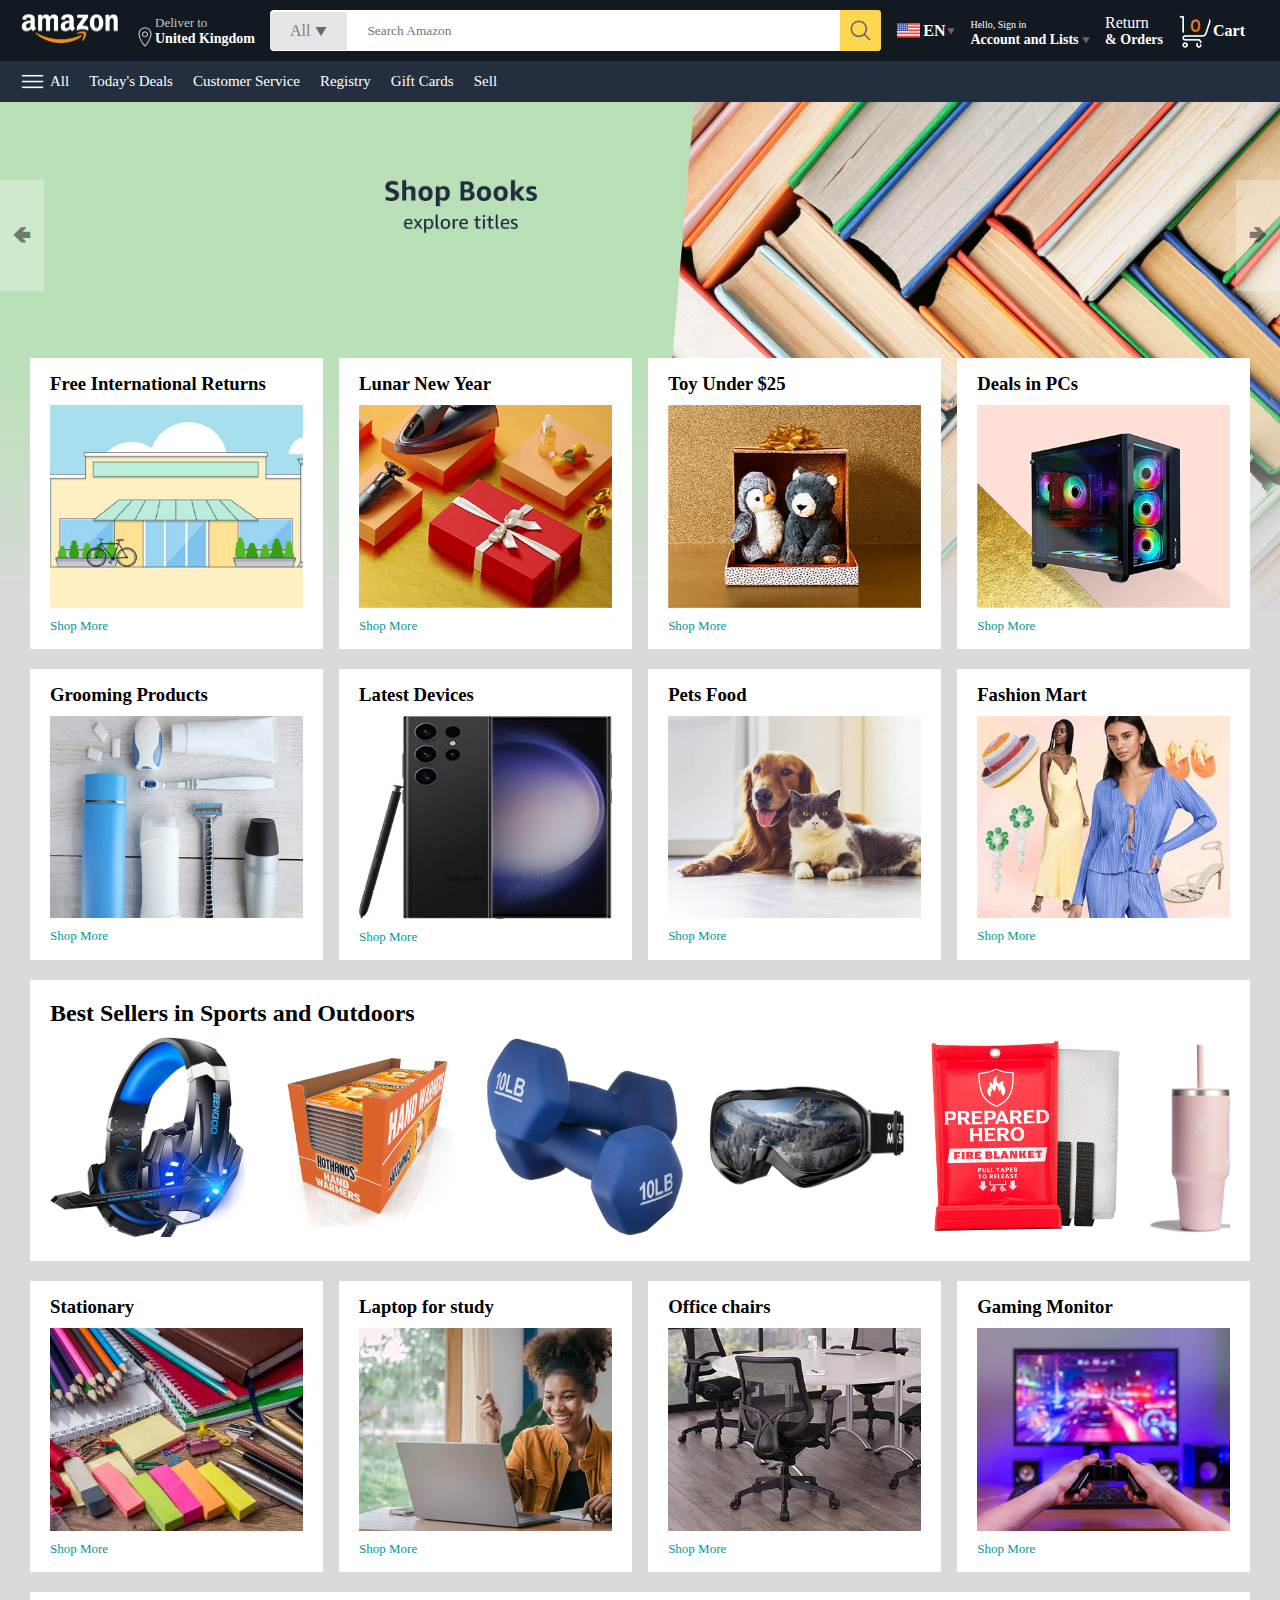
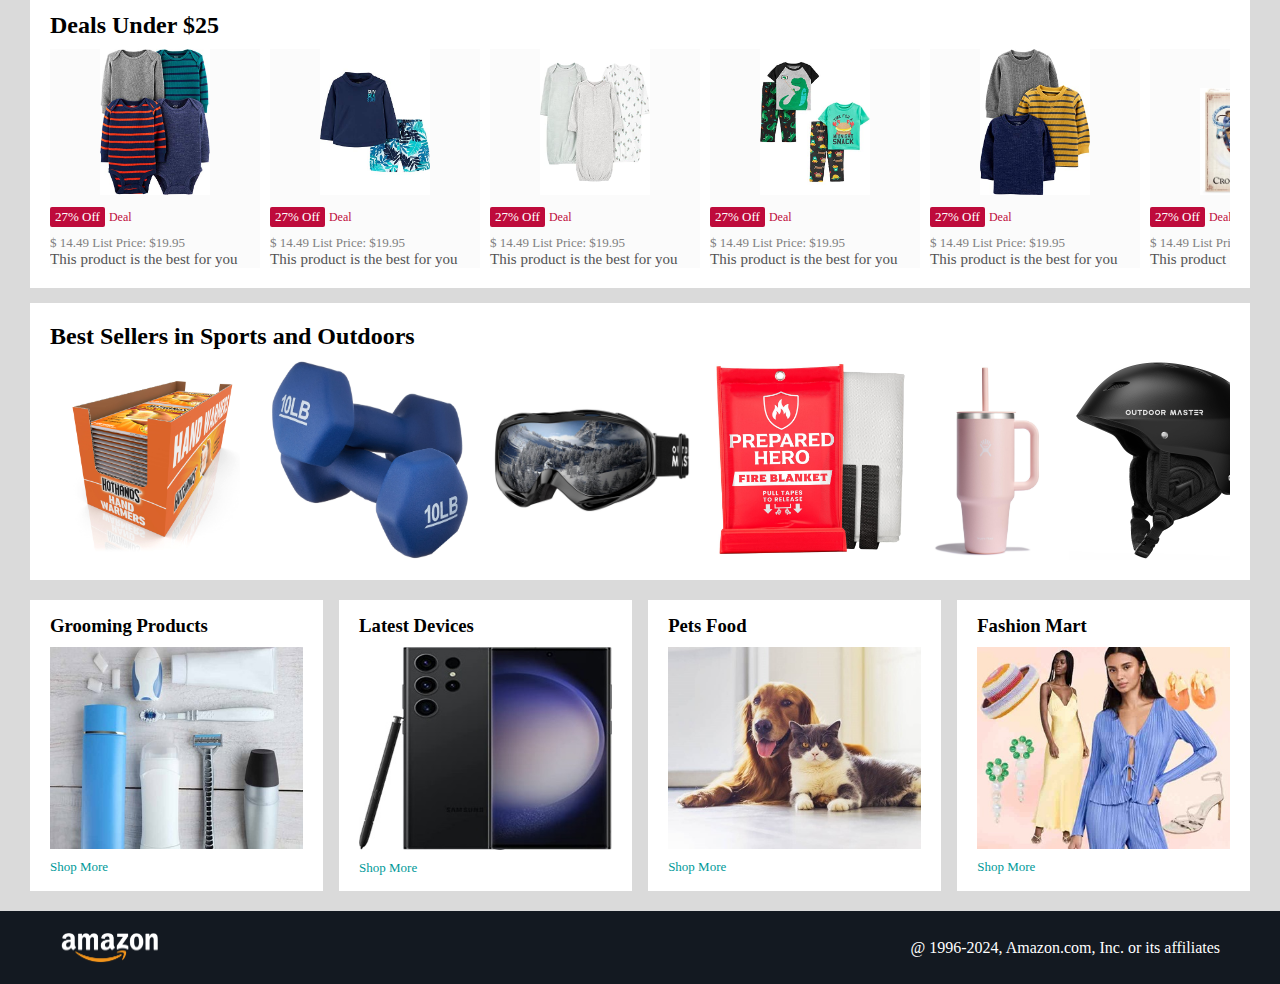
<file: index.html>
<!DOCTYPE html>
<html lang="en">
<head>
    <meta charset="UTF-8">
    <meta name="viewport" content="width=device-width, initial-scale=1.0">
    <title>Amazon Clone</title>
    <link rel="stylesheet" href="style.css">
</head>
<body>
   <nav>
    <a href="/">
    <img src="./assets/amazon_logo.png" width="100"alt="">
    </a>
    <div class="nav-country">
        <img src="./assets/location_icon.png" height="20" alt="">
<div>
    <p>Deliver to</p>
    <h1>United Kingdom</h1>
</div>
</div>
<div class="nav-search">
    <div class="nav-search-category">
        <p>All</p>
        <img src="./assets/dropdown_icon.png" height="12" alt="">
    </div>
    <input type="text" class="nav-search-input" placeholder="Search Amazon">
    <img src="./assets/search_icon.png" class="nav-search-icon" alt="">
</div>
<div class="nav-language">
    <img src="./assets/us_flag.png" width="25px" alt="">
    <p>EN</p>
    <img src="./assets/dropdown_icon.png" width="8px" alt="">
</div>

<div class="nav-text">
    <P> <a href="/signin.html">Hello, Sign in</a></P>
    <h1>Account and Lists <img src="./assets/dropdown_icon.png"  width="8px"></h1>
</div>
<div class="nav-text">
    <P>Return</P>
    <h1>& Orders </h1>
</div>
<a href="/signin.html" class="mobile-user-icon" style="display: none;">
    <img src="./assets/user.png" alt="">
</a>
<a href="./cart.html" class="nav-cart">
    <img src="./assets/cart_icon.png" width="35px" alt="">
    <h4>Cart</h4>
</a>
   </nav> 
<div class="nav-bottom">
    <div>
        <img src="./assets/menu_icon.png" width="25px" alt="">
        <p>All</p>
    </div>
    <p>Today's Deals</p>
    <p>Customer Service</p>  
    <p>Registry</p>
    <p>Gift Cards</p>
    <p>Sell</p>
</div>
<div class="header-slider">
    <a href="#" class="control_prev"> &#129144</a>
    <a href="#" class="control_next"> &#129146</a>
    <ul>
      
        <img src="./assets/header1.jpg" class="header-img" alt="">
        <img src="./assets/header2.jpg" class="header-img" alt="">
        <img src="./assets/header3.jpg" class="header-img" alt="">
        <img src="./assets/header4.jpg" class="header-img" alt="">
        <img src="./assets/header5.jpg" class="header-img" alt="">
        <img src="./assets/header6.jpg" class="header-img" alt="">
    </ul>
</div>
<div class="box-row header-box">
    <div class="box-col">
        <h3>Free International Returns </h3>
        <img src="./assets/box1-1.jpg" alt="">
        <a href="/">Shop More</a>
    </div>
    <div class="box-col">
        <h3>Lunar New Year </h3>
        <img src="./assets/box1-2.jpg" alt="">
        <a href="/">Shop More</a>
    </div>
    <div class="box-col">
        <h3>Toy Under $25 </h3>
        <img src="./assets/box1-3.jpg" alt="">
        <a href="/">Shop More</a>
    </div>
<div class="box-col">
    <h3>Deals in PCs</h3>
    <img src="./assets/box1-4.jpg" alt="">
    <a href="/">Shop More</a>
</div>
</div>
<div class="box-row">
    <div class="box-col">
        <h3>Grooming Products </h3>
        <img src="./assets/box2-1.jpg" alt="">
        <a href="/">Shop More</a>
    </div>
    <div class="box-col">
        <h3>Latest Devices </h3>
        <img src="./assets/box2-2.jpg" alt="">
        <a href="/">Shop More</a>
    </div>
    <div class="box-col">
        <h3>Pets Food</h3>
        <img src="./assets/box2-3.jpg" alt="">
        <a href="/">Shop More</a>
    </div>
<div class="box-col">
    <h3>Fashion Mart</h3>
    <img src="./assets/box2-4.jpg" alt="">
    <a href="/">Shop More</a>
</div>
</div>
<div class="products-slider">
    <h2>Best Sellers in Sports and Outdoors</h2>
    <div class="products">
        <a href="/product.html">
            <img src="./assets/product_img.jpg" alt="">

        </a>
       
        <img src="./assets/product1-1.jpg" alt="">
        <img src="./assets/product1-2.jpg" alt="">
        <img src="./assets/product1-3.jpg" alt="">
        <img src="./assets/product1-4.jpg" alt="">
        <img src="./assets/product1-5.jpg" alt="">
        <img src="./assets/product1-6.jpg" alt="">
        <img src="./assets/product1-7.jpg" alt="">
        <img src="./assets/product1-8.jpg" alt="">
        <img src="./assets/product1-9.jpg" alt="">
        <img src="./assets/product1-10.jpg" alt="">

    </div>
</div>
<div class="box-row">
    <div class="box-col">
        <h3>Stationary</h3>
        <img src="./assets/box3-1.jpg" alt="">
        <a href="/">Shop More</a>
    </div>
    <div class="box-col">
        <h3>Laptop for study </h3>
        <img src="./assets/box3-2.jpg" alt="">
        <a href="/">Shop More</a>
    </div>
    <div class="box-col">
        <h3>Office chairs</h3>
        <img src="./assets/box3-3.jpg" alt="">
        <a href="/">Shop More</a>
    </div>
<div class="box-col">
    <h3>Gaming Monitor</h3>
    <img src="./assets/box3-4.jpg" alt="">
    <a href="/">Shop More</a>
</div>
</div>


<div class="product-slider-with-price">
    <h2>Deals Under $25</h2>
    <div class="products">
        <div class="products-card">
            <div class="product-img-container">
                <img src="./assets/product2-1.jpg" alt="">
            </div>
            <div class="product-offer">
                <p>27% Off</p> <span>Deal</span>
            </div>
            <p class="product-price">$ <span>14.49</span> List Price: $19.95</p>
           <h4>This product is the best for you</h4>
        </div>
        <div class="products-card">
            <div class="product-img-container">
                <img src="./assets/product2-2.jpg" alt="">
            </div>
            <div class="product-offer">
                <p>27% Off</p> <span>Deal</span>
            </div>
            <p class="product-price">$ <span>14.49</span> List Price: $19.95</p>
           <h4>This product is the best for you</h4>
        </div>
        <div class="products-card">
            <div class="product-img-container">
                <img src="./assets/product2-3.jpg" alt="">
            </div>
            <div class="product-offer">
                <p>27% Off</p> <span>Deal</span>
            </div>
            <p class="product-price">$ <span>14.49</span> List Price: $19.95</p>
           <h4>This product is the best for you</h4>
        </div>
        <div class="products-card">
            <div class="product-img-container">
                <img src="./assets/product2-4.jpg" alt="">
            </div>
            <div class="product-offer">
                <p>27% Off</p> <span>Deal</span>
            </div>
            <p class="product-price">$ <span>14.49</span> List Price: $19.95</p>
           <h4>This product is the best for you</h4>
        </div>
        <div class="products-card">
            <div class="product-img-container">
                <img src="./assets/product2-5.jpg" alt="">
            </div>
            <div class="product-offer">
                <p>27% Off</p> <span>Deal</span>
            </div>
            <p class="product-price">$ <span>14.49</span> List Price: $19.95</p>
           <h4>This product is the best for you</h4>
        </div>
        <div class="products-card">
            <div class="product-img-container">
                <img src="./assets/product2-6.jpg" alt="">
            </div>
            <div class="product-offer">
                <p>27% Off</p> <span>Deal</span>
            </div>
            <p class="product-price">$ <span>14.49</span> List Price: $19.95</p>
           <h4>This product is the best for you</h4>
        </div>
        <div class="products-card">
            <div class="product-img-container">
                <img src="./assets/product2-7.jpg" alt="">
            </div>
            <div class="product-offer">
                <p>27% Off</p> <span>Deal</span>
            </div>
            <p class="product-price">$ <span>14.49</span> List Price: $19.95</p>
           <h4>This product is the best for you</h4>
        </div>
        <div class="products-card">
            <div class="product-img-container">
                <img src="./assets/product2-8.jpg" alt="">
            </div>
            <div class="product-offer">
                <p>27% Off</p> <span>Deal</span>
            </div>
            <p class="product-price">$ <span>14.49</span> List Price: $19.95</p>
           <h4>This product is the best for you</h4>
        </div>
        <div class="products-card">
            <div class="product-img-container">
                <img src="./assets/product2-9.jpg" alt="">
            </div>
            <div class="product-offer">
                <p>27% Off</p> <span>Deal</span>
            </div>
            <p class="product-price">$ <span>14.49</span> List Price: $19.95</p>
           <h4>This product is the best for you</h4>
        </div>
        <div class="products-card">
            <div class="product-img-container">
                <img src="./assets/product2-10.jpg" alt="">
            </div>
            <div class="product-offer">
                <p>27% Off</p> <span>Deal</span>
            </div>
            <p class="product-price">$ <span>14.49</span> List Price: $19.95</p>
           <h4>This product is the best for you</h4>
        </div>
        <div class="products-card">
            <div class="product-img-container">
                <img src="./assets/product2-11.jpg" alt="">
            </div>
            <div class="product-offer">
                <p>27% Off</p> <span>Deal</span>
            </div>
            <p class="product-price">$ <span>14.49</span> List Price: $19.95</p>
           <h4>This product is the best for you</h4>
        </div>
       



    </div>
</div>

<div class="products-slider">
    <h2>Best Sellers in Sports and Outdoors</h2>
    <div class="products">
        <img src="./assets/product1-1.jpg" alt="">
        <img src="./assets/product1-2.jpg" alt="">
        <img src="./assets/product1-3.jpg" alt="">
        <img src="./assets/product1-4.jpg" alt="">
        <img src="./assets/product1-5.jpg" alt="">
        <img src="./assets/product1-6.jpg" alt="">
        <img src="./assets/product1-7.jpg" alt="">
        <img src="./assets/product1-8.jpg" alt="">
        <img src="./assets/product1-9.jpg" alt="">
        <img src="./assets/product1-10.jpg" alt="">

    </div>
</div>



<div class="box-row">
    <div class="box-col">
        <h3>Grooming Products </h3>
        <img src="./assets/box2-1.jpg" alt="">
        <a href="/">Shop More</a>
    </div>
    <div class="box-col">
        <h3>Latest Devices </h3>
        <img src="./assets/box2-2.jpg" alt="">
        <a href="/">Shop More</a>
    </div>
    <div class="box-col">
        <h3>Pets Food</h3>
        <img src="./assets/box2-3.jpg" alt="">
        <a href="/">Shop More</a>
    </div>
<div class="box-col">
    <h3>Fashion Mart</h3>
    <img src="./assets/box2-4.jpg" alt="">
    <a href="/">Shop More</a>
</div>
</div>
<footer>
    <img src="./assets/amazon_logo.png" width="100" alt="">
    <p>@ 1996-2024, Amazon.com, Inc. or its affiliates</p>
</footer>
<script src="script.js"></script>
</body>
</html>
</file>
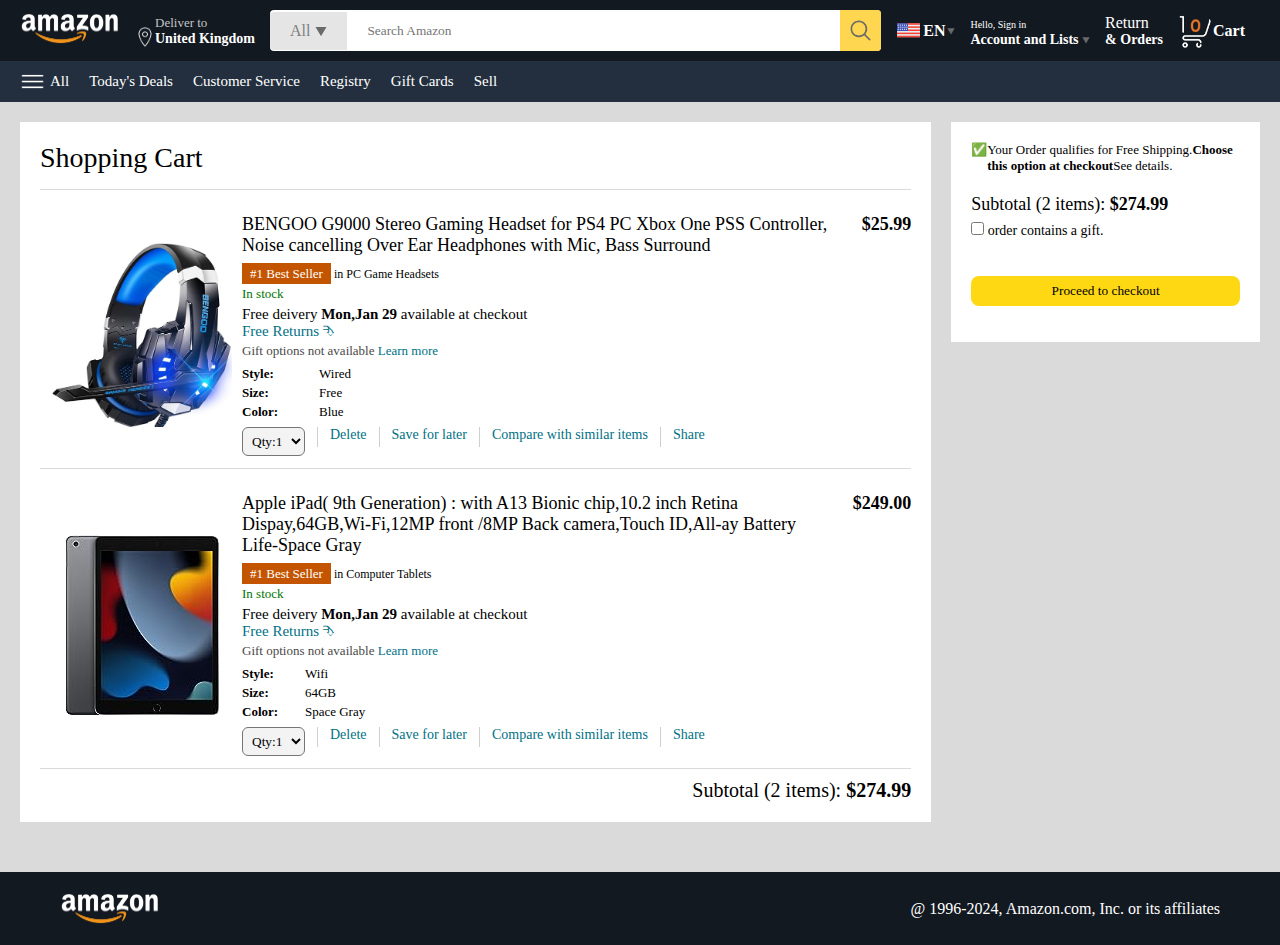
<file: cart.html>
<!DOCTYPE html>
<html lang="en">
<head>
    <meta charset="UTF-8">
    <meta name="viewport" content="width=device-width, initial-scale=1.0">
    <title>Cart</title>
    <link rel="stylesheet" href="style.css">

    <link rel="stylesheet" href="cart.css">
</head>
<body>
    <nav>
        <a href="/">
        <img src="./assets/amazon_logo.png" width="100"alt="">
        </a>
        <div class="nav-country">
            <img src="./assets/location_icon.png" height="20" alt="">
    <div>
        <p>Deliver to</p>
        <h1>United Kingdom</h1>
    </div>
    </div>
    <div class="nav-search">
        <div class="nav-search-category">
            <p>All</p>
            <img src="./assets/dropdown_icon.png" height="12" alt="">
        </div>
        <input type="text" class="nav-search-input" placeholder="Search Amazon">
        <img src="./assets/search_icon.png" class="nav-search-icon" alt="">
    </div>
    <div class="nav-language">
        <img src="./assets/us_flag.png" width="25px" alt="">
        <p>EN</p>
        <img src="./assets/dropdown_icon.png" width="8px" alt="">
    </div>
    
    <div class="nav-text">
        <P> <a href="/signin.html">Hello, Sign in</a></P>
        <h1>Account and Lists <img src="./assets/dropdown_icon.png"  width="8px"></h1>
    </div>
    <div class="nav-text">
        <P>Return</P>
        <h1>& Orders </h1>
    </div>
    <a href="signin.html" class="mobile-user-icon" style="display: none">
        <img src="assets/user.png" alt="">
    </a>
    <a href="" class="nav-cart">
        <img src="./assets/cart_icon.png" width="35px" alt="">
        <h4>Cart</h4>
    </a>
       </nav> 
    <div class="nav-bottom">
        <div>
            <img src="./assets/menu_icon.png" width="25px" alt="">
            <p>All</p>
        </div>
        <p>Today's Deals</p>
        <p>Customer Service</p>  
        <p>Registry</p>
        <p>Gift Cards</p>
        <p>Sell</p>
    </div> 
    <div class="cart">
        <div class="cart-left">
            <h1>
                Shopping Cart
            </h1>
            <hr>
            <div class="product-cart-list">
                <img src="./assets/product_img.jpg" alt="" width="180px">
                <div>
                    <div class="product-cart-titleprice">
                        <p>
                         BENGOO G9000 Stereo Gaming Headset for PS4 PC Xbox One PSS Controller, Noise cancelling Over Ear
                         Headphones with Mic, Bass Surround
                        </p>
                        <p><b>$25.99</b></p>
                    </div>
                    <p class="product-cart-bestseller">
                    <span> #1 Best Seller</span> in PC Game Headsets
                    </p>
                    <p class="product-cart-stock">In stock</p>
                    <p class="product-cart-delivery">Free deivery <b>Mon,Jan 29</b> available at checkout</p>
                    <p class="product-cart-returns">Free Returns &#11191</p>
                    <p class="product-cart-giftoptions">Gift options not available  <span>Learn more</span>
                       </p>
                       <div class="product-cart-specs">
                        <p>
                            <b>Style:</b>
                        </p><p>Wired</p>
                        <p>
                            <b>Size:</b>
                        </p><p>Free</p>
                        <p>
                            <b>Color:</b>
                        </p><p>Blue</p>
                       </div>
                       <div class="cart-list-action">
                        <select>
                            <option value="1">Qty:1</option>
                            <option value="2">Qty:2</option>
                            <option value="3">Qty:3</option>
                            <option value="4">Qty:4</option>
                            <option value="5">Qty:5</option>
                        </select>
                        <hr>
                        <p class="action-btn">Delete</p><hr>
                        <p class="action-btn">Save for later</p><hr>
                        <p class="action-btn">Compare with similar items</p><hr>
                        <p class="action-btn">Share</p>

                       </div>
                </div>
            </div>
            <hr>
        

        <div class="product-cart-list">
            <img src="./assets/ipad_img.jpg" alt="" width="180px">
            <div>
                <div class="product-cart-titleprice">
                    <p>
                        Apple iPad( 9th Generation) : with A13 Bionic chip,10.2
                        inch Retina Dispay,64GB,Wi-Fi,12MP front /8MP Back camera,Touch ID,All-ay Battery Life-Space Gray
                    </p>
                    <p><b>$249.00</b></p>
                </div>
                <p class="product-cart-bestseller">
                <span> #1 Best Seller</span> in Computer Tablets
                </p>
                <p class="product-cart-stock">In stock</p>
                <p class="product-cart-delivery">Free deivery <b>Mon,Jan 29</b> available at checkout</p>
                <p class="product-cart-returns">Free Returns &#11191</p>
                <p class="product-cart-giftoptions">Gift options not available  <span>Learn more</span>
                   </p>
                   <div class="product-cart-specs">
                    <p>
                        <b>Style:</b>
                    </p><p>Wifi</p>
                    <p>
                        <b>Size:</b>
                    </p><p>64GB</p>
                    <p>
                        <b>Color:</b>
                    </p><p>Space Gray</p>
                   </div>
                   <div class="cart-list-action">
                    <select>
                        <option value="1">Qty:1</option>
                        <option value="2">Qty:2</option>
                        <option value="3">Qty:3</option>
                        <option value="4">Qty:4</option>
                        <option value="5">Qty:5</option>
                    </select>
                    <hr>
                    <p class="action-btn">Delete</p><hr>
                    <p class="action-btn">Save for later</p><hr>
                    <p class="action-btn">Compare with similar items</p><hr>
                    <p class="action-btn">Share</p>
                </div>
            </div>
        </div>
            <hr>
            <div class="cart-list-subtotal">
                Subtotal (2 items): <b>
                    $274.99
                </b>
            </div>

        </div>

    <div class="cart-right">
        <div class="cart-free-delivery">
            <p>&#x2705</p>
            <p?>Your Order qualifies for Free Shipping.<b>Choose this option at checkout</b>See details.</p>
        </div>
        <p class="cart-subtotal"> Subtotal (2 items): <b>
            $274.99
        </b></p>
        <p class="cart-right-gift"><input type="checkbox"> order contains a gift.</p>
    
    <button>Proceed to checkout</button>
    </div>
    </div>
    <footer class="footer-cart">
        <img src="./assets/amazon_logo.png" width="100" alt="">
        <p>@ 1996-2024, Amazon.com, Inc. or its affiliates</p>
    </footer>
</body>
</html>
</file>
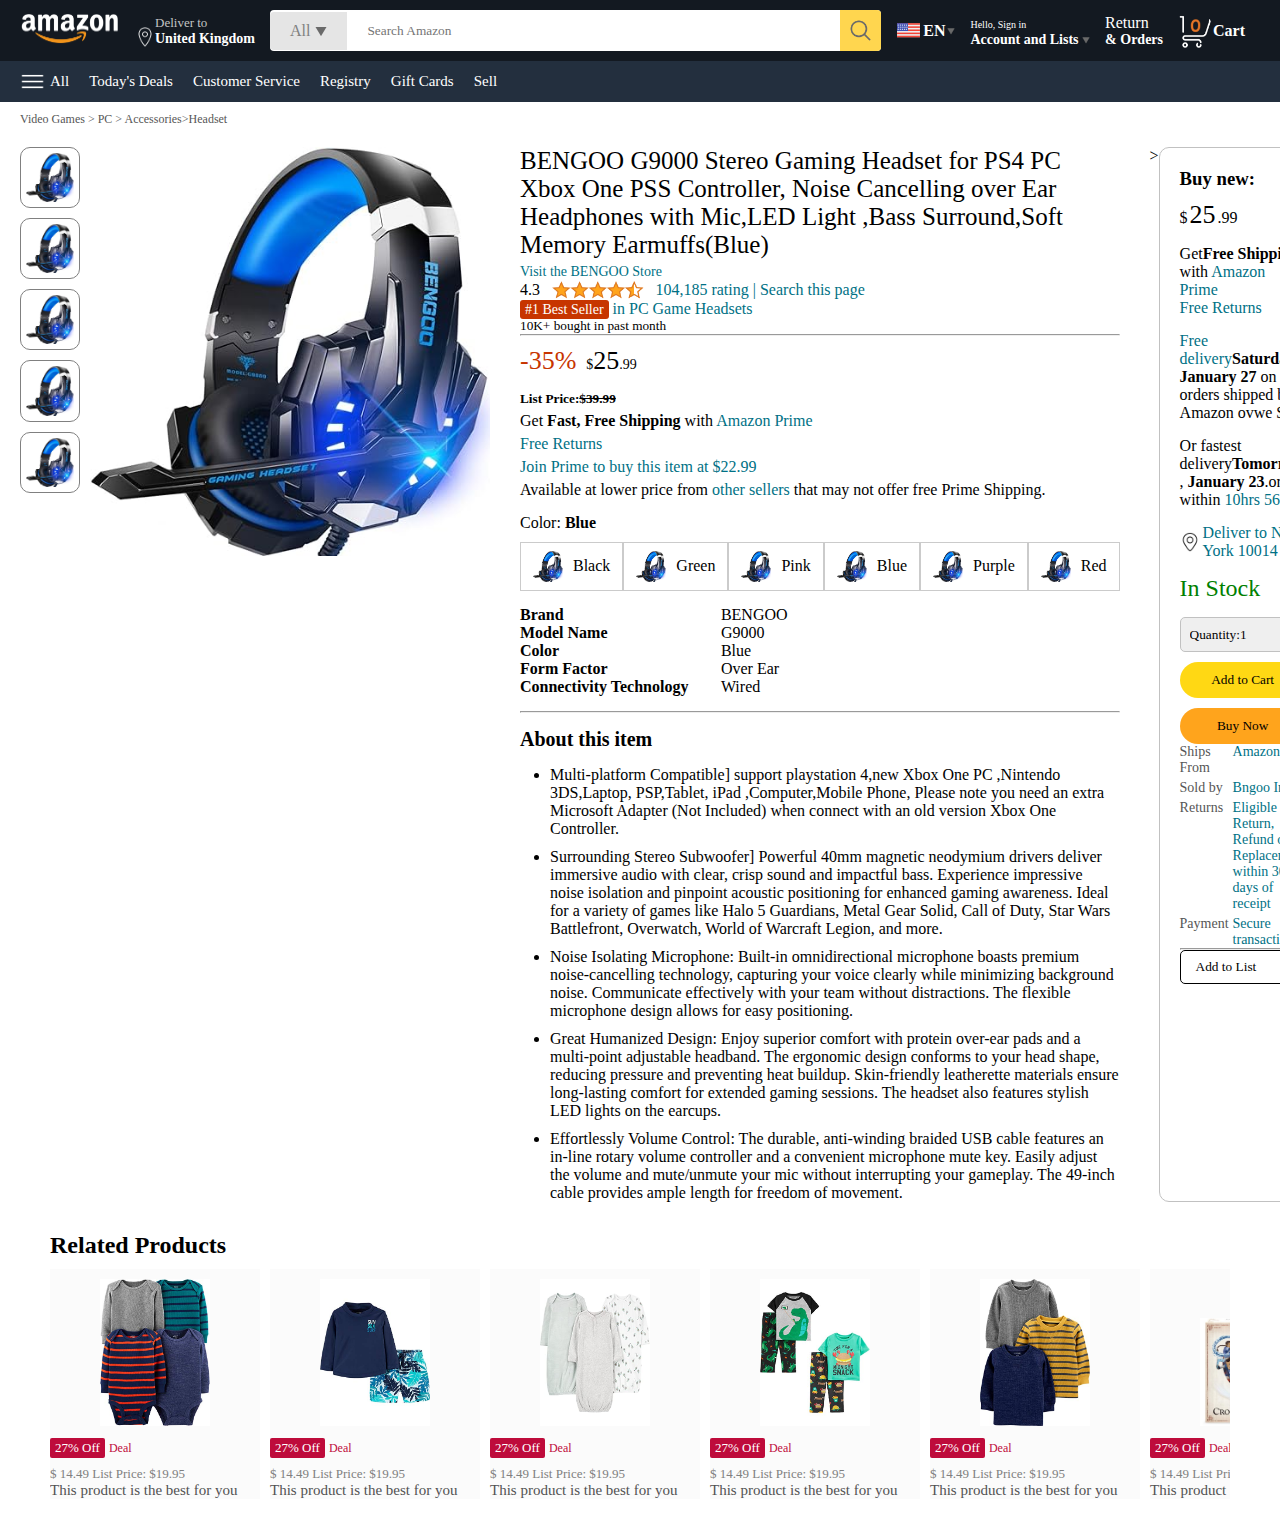
<file: product.html>
<!DOCTYPE html>
<html lang="en">
<head>
    <meta charset="UTF-8">
    <meta name="viewport" content="width=device-width, initial-scale=1.0">
    <title>Product Page</title>
    <link rel="stylesheet" href="style.css">
    <link rel="stylesheet" href="product.css">
</head>
<body>
    <nav>
        <a href="/">
        <img src="./assets/amazon_logo.png" width="100"alt="">
        </a>
        <div class="nav-country">
            <img src="./assets/location_icon.png" height="20" alt="">
    <div>
        <p>Deliver to</p>
        <h1>United Kingdom</h1>
    </div>
    </div>
    <div class="nav-search">
        <div class="nav-search-category">
            <p>All</p>
            <img src="./assets/dropdown_icon.png" height="12" alt="">
        </div>
        <input type="text" class="nav-search-input" placeholder="Search Amazon">
        <img src="./assets/search_icon.png" class="nav-search-icon" alt="">
    </div>
    <div class="nav-language">
        <img src="./assets/us_flag.png" width="25px" alt="">
        <p>EN</p>
        <img src="./assets/dropdown_icon.png" width="8px" alt="">
    </div>
    
    <div class="nav-text">
        <P> <a href="/signin.html">Hello, Sign in</a></P>
        <h1>Account and Lists <img src="./assets/dropdown_icon.png"  width="8px"></h1>
    </div>
    <div class="nav-text">
        <P>Return</P>
        <h1>& Orders </h1>
    </div>
    <a href="./cart.html" class="nav-cart">
        <img src="./assets/cart_icon.png" width="35px" alt="">
        <h4>Cart</h4>
    </a>
       </nav> 
    <div class="nav-bottom">
        <div>
            <img src="./assets/menu_icon.png" width="25px" alt="">
            <p>All</p>
        </div>
        <p>Today's Deals</p>
        <p>Customer Service</p>  
        <p>Registry</p>
        <p>Gift Cards</p>
        <p>Sell</p>
    </div>
    <p class="breadcrum">Video Games > PC > Accessories>Headset</p>
<div class="product-display">
    <div class="producr-d-image">
        <div class="product-icons">
            <img src="./assets/product_img.jpg" alt=""  width="60">
            <img src="./assets/product_img.jpg" alt=""  width="60">
            <img src="./assets/product_img.jpg" alt=""  width="60">
            <img src="./assets/product_img.jpg" alt=""  width="60">
            <img src="./assets/product_img.jpg" alt=""  width="60">

        </div>
        <div class="product-main-image">
            <img src="./assets/product_img.jpg" alt="" width="400">
        </div>
    </div>
        <div class="product-d-details">
<p class="product-title">
    BENGOO G9000 Stereo Gaming Headset for PS4 PC Xbox One PSS Controller, Noise Cancelling over Ear Headphones with Mic,LED Light ,Bass Surround,Soft Memory Earmuffs(Blue)
</p>
<p class="brand-store">Visit the BENGOO Store</p>
<div class="product-rating">
    <div>
        <div>4.3 <img src="./assets/rating_img.png" height="20px" alt=""></div>
        <p>104,185 rating | Search this page</p> 
    </div>
    <p><span>#1 Best Seller</span> in PC Game Headsets</p>
    <h5>10K+ bought in past month</h5>
    <hr>
</div>
<div class="product-d-price">
    <div>
        <p>-35%</p>
        <h1>$<span>25</span>.99</h1>
    </div>
    <h5>List Price:<span>$39.99</span> </h5>
    <p>Get <b>Fast, Free Shipping</b> with <span>Amazon Prime</span></p>
    <p><span>Free Returns</span></p>
    <p><span>Join Prime to buy this item at $22.99</span></p>
    <p>Available at lower price from<span> other sellers </span>that may not offer free Prime Shipping.</p>
</div>
<div class="product-color-selection">
    <p>Color: <b>Blue</b></p>
    <div class="product-color-option">
        <div class="option">
            <img src="./assets/product_img.jpg" alt="" width="30px">
            <p>Black</p>
        </div>
        <div class="option">
            <img src="./assets/product_img.jpg" alt="" width="30px">
            <p>Green</p>
        </div>   <div class="option">  
            <img src="./assets/product_img.jpg" alt="" width="30px">
            <p>Pink</p>
        </div>   <div class="option">
            <img src="./assets/product_img.jpg" alt="" width="30px">
            <p>Blue</p>
        </div>
        <div class="option">
            <img src="./assets/product_img.jpg" alt="" width="30px">
            <p>Purple</p>
        </div>
        <div class="option">
            <img src="./assets/product_img.jpg" alt="" width="30px">
            <p>Red</p>
        </div>
           
    </div>
</div>
<div class="product-info">
    <p><b>Brand</b></p><p>BENGOO</p>
    <p><b>Model Name</b></p><p>G9000</p> 
    <p><b>Color</b></p><p>Blue</p>
    <p><b>Form Factor</b></p><p>Over Ear</p>
    <p><b>Connectivity Technology</b></p><p>Wired</p>
</div>
<hr>
<div class="product-description">
    <h1>About this item</h1>
    <ul>
        <li>
            Multi-platform Compatible] support playstation 4,new Xbox One PC ,Nintendo 3DS,Laptop, PSP,Tablet, iPad
            ,Computer,Mobile Phone, Please note you need an extra Microsoft Adapter (Not Included) when connect with an old version Xbox
            One Controller.
        </li>
        <li>
            Surrounding Stereo Subwoofer] Powerful 40mm magnetic neodymium drivers deliver immersive audio with clear, crisp sound and impactful bass. Experience impressive noise isolation and pinpoint acoustic positioning for enhanced gaming awareness. Ideal for a variety of games like Halo 5 Guardians, Metal Gear Solid, Call of Duty, Star Wars Battlefront, Overwatch, World of Warcraft Legion, and more.
        </li>
        <li>
            Noise Isolating Microphone: Built-in omnidirectional microphone boasts premium noise-cancelling technology, capturing your voice clearly while minimizing background noise. Communicate effectively with your team without distractions. The flexible microphone design allows for easy positioning.
        </li>
        <li>

        Great Humanized Design: Enjoy superior comfort with protein over-ear pads and a multi-point adjustable headband. The ergonomic design conforms to your head shape, reducing pressure and preventing heat buildup. Skin-friendly leatherette materials ensure long-lasting comfort for extended gaming sessions. The headset also features stylish LED lights on the earcups.
        </li>
   <li>
    Effortlessly Volume Control: The durable, anti-winding braided USB cable features an in-line rotary volume controller and a convenient microphone mute key. Easily adjust the volume and mute/unmute your mic without interrupting your gameplay. The 49-inch cable provides ample length for freedom of movement.
   </li>
    </ul>

</div>
        </div>>
            <div class="producr-d-purchase"> 
<div class="title">
    <h3>Buy new:</h3> <img src="./assets/circle_icon.png" alt="" width="20px">

</div>
<h1 class="price">$<span>25</span>.99</h1>
<div class="gap">
    <p>Get<b>Free Shipping </b>with <span>Amazon Prime </span></p>
    <p><span>Free Returns</span></p>
</div>

<div class="gap">
    <p><span>Free delivery</span><b>Saturday</b></p>
    <p><b>January 27 </b> on orders shipped by Amazon ovwe $35</p>
</div>
<div class="gap">
<p> Or fastest delivery<b>Tomorrow</b> , <b>January 23</b>.order within <span>10hrs 56min</span></p>
</div>
<div class="delivery-location">
<img src="./assets/location_icon_dark.png" alt="" width="20px">
<p><span>Deliver to New York 10014</span></p>
</div>
<h2 class="product-stock">In Stock</h2>
<select class="product-quantity">
    <option value="1"> Quantity:1</option>
    <option value="2"> Quantity:2</option>
     <option value="3"> Quantity:3</option>
</select>

<button class="btn">
    Add to Cart
</button><button class="btn product-buy">
    Buy Now
</button>
<div class="product-seller-info">
    <p>Ships From</p><p><span>Amazon</span></p>
    <p>Sold by</p><p><span>Bngoo Inc</span></p>  
      <p>Returns</p><p><span>Eligible for Return, Refund or Replacement within 30 days of receipt</span></p>
      <p>Payment</p><p><span>Secure transaction</span></p> 
</div>
<hr>
<button class="product-add-list">Add to List</button>
            </div>

</div>
<div class="product-slider-with-price">
    <h2>Related Products</h2>
    <div class="products">
        <div class="products-card">
            <div class="product-img-container">
                <img src="./assets/product2-1.jpg" alt="">
            </div>
            <div class="product-offer">
                <p>27% Off</p> <span>Deal</span>
            </div>
            <p class="product-price">$ <span>14.49</span> List Price: $19.95</p>
           <h4>This product is the best for you</h4>
        </div>
        <div class="products-card">
            <div class="product-img-container">
                <img src="./assets/product2-2.jpg" alt="">
            </div>
            <div class="product-offer">
                <p>27% Off</p> <span>Deal</span>
            </div>
            <p class="product-price">$ <span>14.49</span> List Price: $19.95</p>
           <h4>This product is the best for you</h4>
        </div>
        <div class="products-card">
            <div class="product-img-container">
                <img src="./assets/product2-3.jpg" alt="">
            </div>
            <div class="product-offer">
                <p>27% Off</p> <span>Deal</span>
            </div>
            <p class="product-price">$ <span>14.49</span> List Price: $19.95</p>
           <h4>This product is the best for you</h4>
        </div>
        <div class="products-card">
            <div class="product-img-container">
                <img src="./assets/product2-4.jpg" alt="">
            </div>
            <div class="product-offer">
                <p>27% Off</p> <span>Deal</span>
            </div>
            <p class="product-price">$ <span>14.49</span> List Price: $19.95</p>
           <h4>This product is the best for you</h4>
        </div>
        <div class="products-card">
            <div class="product-img-container">
                <img src="./assets/product2-5.jpg" alt="">
            </div>
            <div class="product-offer">
                <p>27% Off</p> <span>Deal</span>
            </div>
            <p class="product-price">$ <span>14.49</span> List Price: $19.95</p>
           <h4>This product is the best for you</h4>
        </div>
        <div class="products-card">
            <div class="product-img-container">
                <img src="./assets/product2-6.jpg" alt="">
            </div>
            <div class="product-offer">
                <p>27% Off</p> <span>Deal</span>
            </div>
            <p class="product-price">$ <span>14.49</span> List Price: $19.95</p>
           <h4>This product is the best for you</h4>
        </div>
        <div class="products-card">
            <div class="product-img-container">
                <img src="./assets/product2-7.jpg" alt="">
            </div>
            <div class="product-offer">
                <p>27% Off</p> <span>Deal</span>
            </div>
            <p class="product-price">$ <span>14.49</span> List Price: $19.95</p>
           <h4>This product is the best for you</h4>
        </div>
        <div class="products-card">
            <div class="product-img-container">
                <img src="./assets/product2-8.jpg" alt="">
            </div>
            <div class="product-offer">
                <p>27% Off</p> <span>Deal</span>
            </div>
            <p class="product-price">$ <span>14.49</span> List Price: $19.95</p>
           <h4>This product is the best for you</h4>
        </div>
        <div class="products-card">
            <div class="product-img-container">
                <img src="./assets/product2-9.jpg" alt="">
            </div>
            <div class="product-offer">
                <p>27% Off</p> <span>Deal</span>
            </div>
            <p class="product-price">$ <span>14.49</span> List Price: $19.95</p>
           <h4>This product is the best for you</h4>
        </div>
        <div class="products-card">
            <div class="product-img-container">
                <img src="./assets/product2-10.jpg" alt="">
            </div>
            <div class="product-offer">
                <p>27% Off</p> <span>Deal</span>
            </div>
            <p class="product-price">$ <span>14.49</span> List Price: $19.95</p>
           <h4>This product is the best for you</h4>
        </div>
        <div class="products-card">
            <div class="product-img-container">
                <img src="./assets/product2-11.jpg" alt="">
            </div>
            <div class="product-offer">
                <p>27% Off</p> <span>Deal</span>
            </div>
            <p class="product-price">$ <span>14.49</span> List Price: $19.95</p>
           <h4>This product is the best for you</h4>
        </div>
        <footer class="product-footer">
            <img src="./assets/amazon_logo.png" width="100" alt="">
            <p>@ 1996-2024, Amazon.com, Inc. or its affiliates</p>
        </footer>   
<script>
      const scrollContainer = document.querySelectorAll('.products');
    for (const item of scrollContainer){
        item.addEventListener('wheel', (evt)=> {
            evt.preventDefault();
                item.scrollLeft=evt.deltaY;
            
        })
    }
</script>
</body>
</html>
</file>
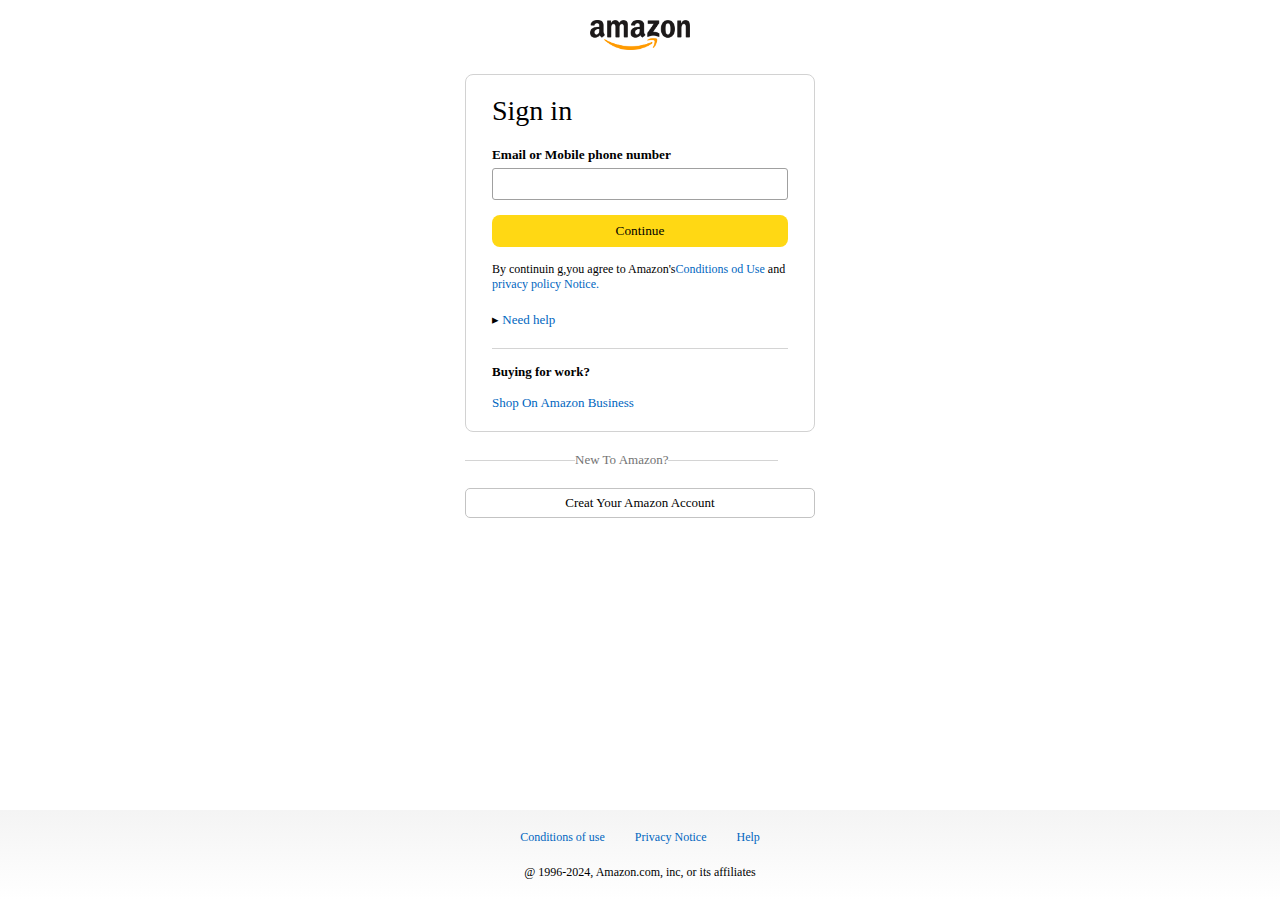
<file: signin.html>
<!DOCTYPE html>
<html lang="en">
<head>
    <meta charset="UTF-8">
    <meta name="viewport" content="width=device-width, initial-scale=1.0">
    <title>Sign In</title> 
    <link rel="stylesheet" href="signin.css">
</head>
<body>
  <a href="/"><center><img class="logo" src="./assets/amazon_logo_dark.png" alt="" width="100px"></a></center>
  <div class="signin-container">
    <h1 class="signin-title">Sign in</h1>
    <h5 class="input-label">Email or Mobile phone number</h5>
    <input type="text">
    <button>Continue</button>
    <p class="signin-conditions">By continuin
        g,you agree to Amazon's<span>Conditions od Use</span> and <span>privacy policy Notice.</span></p>
        <p class="signin-help">&#9656 <span>Need help</span></p>
        <hr>
        <h4>Buying for work?</h4>
        <p class="signin-business"><span>Shop On Amazon Business</span></p>
  </div>
  <div class="signin-bottom">
    <hr>
    <p>New To Amazon?</p>
    <hr>
  </div>
  <a href="./signup.html">
    <center><button class="signin-signup-btn">Creat Your Amazon Account</button></center>
    <center>
  </a>
  <footer>
    <div class="footer-links">
      <a href="#"> Conditions of use</a>
      <a href="#"> Privacy Notice</a>
      <a href="#"> Help</a>

    </div>
 <p class="footer-copyright"> @ 1996-2024, Amazon.com, inc, or its affiliates</p>

  </footer></center>
</body>
</html>
</file>
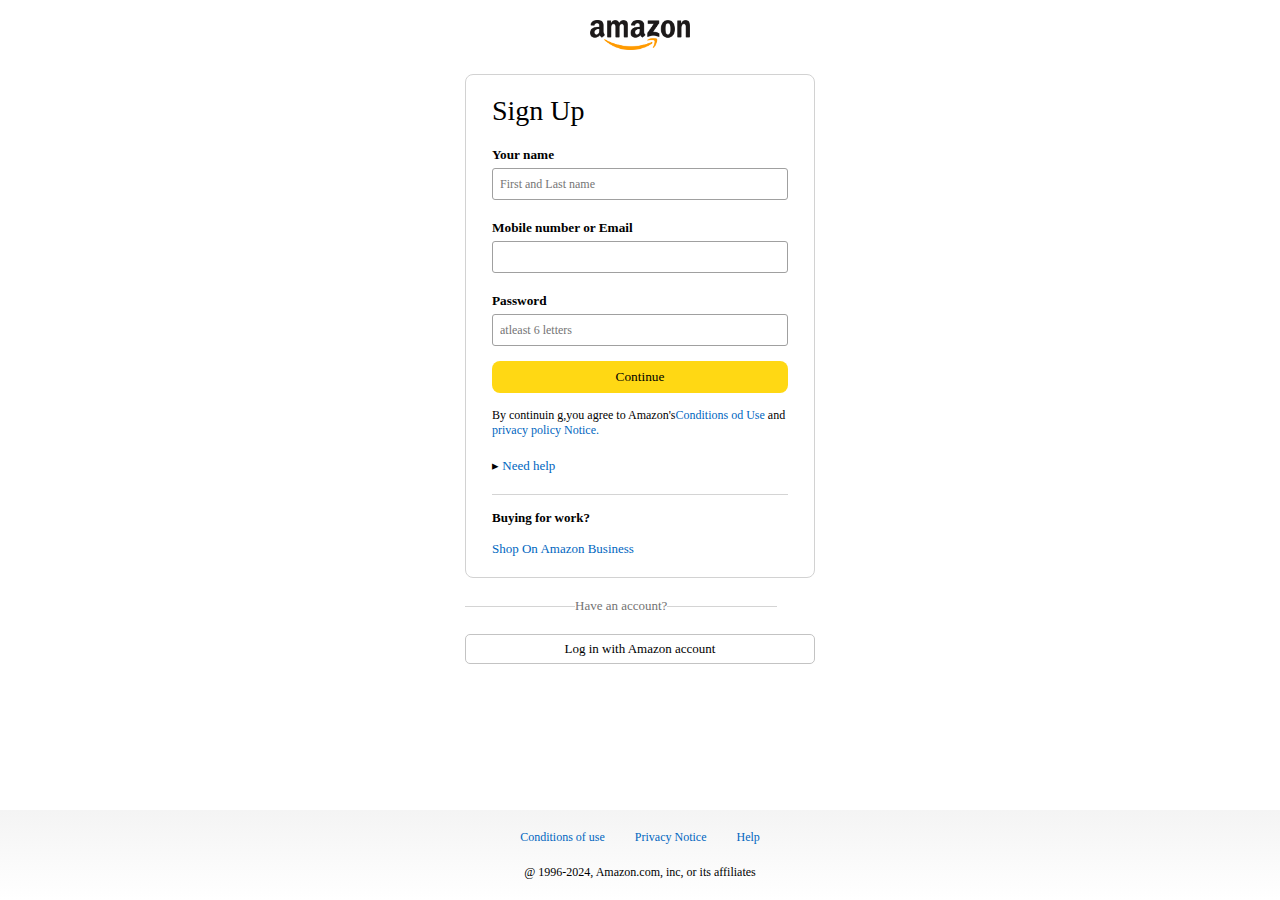
<file: signup.html>
<!DOCTYPE html>
<html lang="en">
<head>
    <meta charset="UTF-8">
    <meta name="viewport" content="width=device-width, initial-scale=1.0">
    <title>Sign Up</title>
    <link rel="stylesheet" href="signin.css">
</head>
<body>
    <a href="/"><center><img class="logo" src="./assets/amazon_logo_dark.png" alt="" width="100px"></a></center>
  <div class="signin-container">
    <h1 class="signin-title">Sign Up</h1>
    <h5 class="input-label">Your name</h5>
    <input type="text" placeholder="First and Last name">
    <h5 class="input-label">Mobile number or Email</h5>
    <input type="text">
    <h5 class="input-label">Password</h5>
    <input type="password" placeholder="atleast 6 letters">



    <button>Continue</button>
    <p class="signin-conditions">By continuin
        g,you agree to Amazon's<span>Conditions od Use</span> and <span>privacy policy Notice.</span></p>
        <p class="signin-help">&#9656 <span>Need help</span></p>
        <hr>
        <h4>Buying for work?</h4>
        <p class="signin-business"><span>Shop On Amazon Business</span></p>
  </div>
  <div class="signin-bottom">
    <hr>
    <p>Have an account?</p>
    <hr>
  </div>
  <a href="./signin.html">
    <center><button class="signin-signup-btn">Log in with Amazon account</button></center>
    <center>
  </a>
  <footer>
    <div class="footer-links">
      <a href="#"> Conditions of use</a>
      <a href="#"> Privacy Notice</a>
      <a href="#"> Help</a>

    </div>
 <p class="footer-copyright"> @ 1996-2024, Amazon.com, inc, or its affiliates</p>

  </footer></center>

</body>
</html>
</file>
<file: style.css>
*{
    padding: 0;
    margin: 0;
    box-sizing: border-box;
    font-family: Outfit;
}
body{
    background: #dadada;
}
a{
    text-decoration: none;
    color: inherit;
}
nav{
    display: flex;
    align-items: center;
    justify-content: space-between;
    background: #131921;
    padding: 10px 20px;
    color: #fff;
}
.nav-country{
    display: flex;
    align-items: end;
    margin-left: 15px;
    font-size: 13px;
    color:#c4c4c4;
}
.nav-country h1{
    color: #fff;
    font-size: 14px;
}
.nav-search{
    flex: 1;
    display: flex;
    align-items: center;
    background: #fff;
    color: gray;
    max-width:1000px;
    border-radius: 4px;
    margin-left: 15px;
}
.nav-search-category{
    display: flex;
    align-items: center;
    padding: 10px 20px;
    gap: 5px;
    background: #e5e5e5;
    border-radius: 4px 0 0 4px;
}
.nav-search-input{
    border: none;
    outline: none;
    padding-left: 20px;
    width: 100%;
}
.nav-search-icon{
    max-width: 41px;
    padding: 8px;
    background: #ffd64f;
    border-radius: 0 4px 4px 0;
}
.nav-language{
    display: flex;
    align-items: center;
    gap: 2px;
    font-weight: 600;
    margin-left: 15px;

}
.nav-text{
    margin-left: 15px;
}
.nav-text a{
    font-size: 10px;

}
.nav-text h1{
    font-size: 14px;
}
.nav-cart{
    display: flex;
    align-items: center;
    margin: 0px 15px;
}
.nav-bottom{
    display: flex;
    align-items: center;
    gap: 20px;
    padding: 8px 20px;
    background: #232f3e;
    color: #fff;
    font-size: 15px;
}
.nav-bottom div{
    display: flex;
    align-items: center;
    gap:5px;

}
.header-slider ul{
    display: flex;
    overflow-y: hidden;

}
.header-img{
    max-width: 100%;
    mask-image: linear-gradient(to bottom,#000000 50%, transparent 100%);
}
.header-slider a{
    position: absolute;
    top: 20%;
    z-index: 1;
    padding: 5vh 1vw;
    background: #ffffff4f;
    color: #0000007b;
    text-decoration: none;
    font-weight: 600;
    font-size: 18px;
    cursor: pointer;
}
.control_next{
    right: 0;
}
.box-row{
    display: flex;
    flex-wrap: wrap;
    row-gap: 20px;
    justify-content: space-between;
    margin: 20px 30px;
}
.box-col{
    display: flex;
    flex-direction: column;
    gap: 10px;
    padding: 15px 20px;
    background: #fff;
    max-width: 24%;
    min-width: 200px;
    z-index: 1;

}
.box-col a{
    font-size: 13px;
    color: #009999;
    font-weight: 500;
}
.header-box{
    margin-top: -20vw;
}
.products-slider{
    background: #fff;
    margin: 0 30px;
    padding: 20px;
    margin-bottom: 15px;
}
.products-slider .products{
    display: flex;
    overflow-x: auto;
    gap: 20px;
    margin-top: 10px;
}
.products-slider .products img{
    max-width: 200px;
    max-height: 200px;
}
.products-slider .products::-webkit-scrollbar{
    display: none;
}
.product-slider-with-price{
    background: #fff;
    margin:  0 30px;
    padding: 20px;
    margin-bottom: 15px;
}
.product-slider-with-price .products{
    display: flex;
    overflow-x: auto;
    gap: 10px;
    margin-top: 10px;
}
.product-slider-with-price .products::-webkit-scrollbar{
    display: none;
}
.products-card{
    display: flex;
    flex-direction: column;
    justify-content: end;
    min-width: 210px;
    background: #fbfbfb;
}
.products-card img{
    width: 110px;
    margin: 0 50px;
}
.product-offer p{
    background: #be0b3b;
    color: #fff;
    display: inline-block;
    padding: 2px 5px;
    border-radius: 2px;
    margin: 8px 0;
    font-size: 13px;
}
.product-offer span{
    color: #be0b3b;
    font-weight: 500;
    font-size: 12px;

}
.product-price
{
    color: gray;
    font-size: 13px;

}
.products-card h4{
    color: #525252;
    font-size: 15px;
    font-weight: 400;

}
footer{  
    display: flex;
    justify-content: space-between;
    align-items: center;
    color: #fff;
    background: #131921;
    padding: 20px 60px;
}
@media only screen and (max-width:900px){
    nav{
        flex-wrap: wrap;
    }
    .nav-search{
        order: 7;
        margin: 15px 0 5px;
        min-width: 300px;
    }
    .box-col{
        max-width: 48%;

    }
}
@media only screen and (max-width:600px){
    .nav-country{
        display: none;

    }
    .nav-language{
        display: none;
    }
    .nav-text{
        display: none;
    }
    .nav-bottom{
        font-size: 13px;
         gap: 13px;
         overflow-x: scroll;
    }
    .nav-bottom::-webkit-scrollbar{
        display: none;

    }
    .nav-bottom p{
        text-wrap: nowrap;

    }
    .mobile-user-icon{
        display: flex !important;
        flex: 1 ;
        justify-content: flex-end;
    }
    .mobile-user-icon img{
        width: 25px;

    }
    .nav-cart h4{
        display: none;

    }
    .nav-cart-img{
        width: 25px;

    }
    .header-slider a{
        top: 24%;
        padding: 2vh 1vw;
        font-size: 15px;
    }
    .box-col{
        max-width: 100%;
        width: 100%;

    }
    footer{
        justify-content: center;
        flex-direction: column;
        font-size: 14px;
    }
}
</file>
<file: cart.css>
.cart{
    display: flex;
    gap: 20px;
    margin: 20px;
}
.cart-left{
    background: white;
    padding: 20px;
}.cart-left h1{
    font-size: 28px;
    font-weight: 400;
    margin-bottom: 15px;
}
.cart-left hr{
    border: none;
    height: 1px;
    background: #dadada;
}
.product-cart-list{
    display: flex;
    align-items: center;
    gap: 10px;
    padding: 24px 0 12px 12px;
}
.product-cart-titleprice{
    display: flex;
    gap: 20px;
    font-size: 18px;
}
.product-cart-bestseller{
    font-size: 12px;
    margin-top: 10px;
}
.product-cart-bestseller span{
    font-size: 13px;
    background: #c45500;
    color: #fff;
    padding: 3px 8px;
}
.product-cart-stock{
    font-size: 13px;
    color: #007600;
    margin: 4px 0;
}
.product-cart-delivery{
    font-size: 15px;

}
.product-cart-returns{
    font-size: 15px;
    color: #007185;
font-weight: 400;
}
.product-cart-giftoptions{
color: #494949;
font-size: 13px;
margin: 3px 0;
}
.product-cart-giftoptions span{
    color: #007185;
}
.product-cart-specs{
    max-width: 150px;
    display: grid;
    grid-template-columns: auto auto;
    row-gap: 3px;
    font-size: 13px;
    margin: 7px 0;
}
.cart-list-action{
    display: flex;
    gap: 12px;
    font-size: 14px;
    color: #007185;
}
.cart-list-action hr{
    height: 20px;
    width: 1px;
    background: #cfcfcf;
}
.cart-list-action select{
    padding: 5px;
    border-radius: 6px;
    background: #f3f3f3;
}
.cart-list-subtotal{
    text-align: right;
    font-size: 20px;
    margin-top: 10px;
}
.cart-right{
    background: white;
    padding: 20px;
    max-height: 220px;
    min-width: 280px;
}
.cart-free-delivery {
    display: flex;
    font-size: 13px;
}
.cart-subtotal{
    margin-top: 20px;
    font-size: 18px;
    font-weight: 500;
}
.cart-right-gift{
    margin: 7px 0;
    font-size: 14px;
}
.cart-right button{
width: 100%;
height: 30px;
margin: 30px 0;
background: #ffd814;
border: none;
border-radius: 8px;
cursor: pointer;
}
.cart-right button:hover{
  
    background: #ebc712;
}
.footer-cart{
    margin-top: 50px;
}
@media only screen and(max-width:900px){
    .cart{
        flex-wrap: wrap;
    }
}
@media only screen and(max-width:600px){
    .product-cart-list{
        padding: 24px 0;
    }  
    .product-cart-list img{
        width: 80px;

    }
    .product-cart-titleprice{
        flex-wrap: wrap;
        font-size: 14px;
    }

    .product-cart-delivery{
        font-size: 13px;
    }
    .cart-list-action .action-btn:nth-last-child(1){
        display: none;}
        .cart-list-action  hr:nth-last-child(2){
            display: none;}
            .cart-list-action .action-btn:nth-last-child(3){
                display: none;

    }
    .cart-list-action hr:nth-last-child(4){
        display: none;
    
}
.cart-right{
    min-width: 100%;
}





}
</file>
<file: product.css>
body{
    background: #fff;
}


.breadcrum{
    padding: 10px 20px;
    font-size: 12px;
    color: #565656;
}
.product-display{
    min-height: 100%;
    padding: 10px 20px;
    display: flex;
}
.producr-d-image{
    display: flex;
    gap: 10px;
}
.product-icons{
    display: flex;
    flex-direction: column;
    gap: 10px;
}
.product-icons img{
    border: 1px solid gray;
    border-radius: 10px;
    padding: 5px;
}
.product-d-details{
    margin: 0 30px;
}
.product-title{
    font-size: 25px;
}
.brand-store{
    margin-top: 5px;
    color: #007185;
    font-size: 14px;

}
.product-rating{
    display: flex;
    flex-direction: column;
    grid-area: 10px;
}
.product-rating div{
    display: flex;
    align-items: center;
    gap: 10px;
}
.product-rating p{
    color: #007185;
}
.product-rating p span{
    color: #fff;
    background: #c73500;
    padding: 2px 5px;
    border-radius: 3px;
    font-size: 14px;
}
.product-rating h5{
    font-weight: 400;
}
.product-d-price{
    display: flex;
    flex-direction: column;
    gap: 5px;
}
.product-d-price div{
    display: flex;
    align-items: center;
    gap: 10px;
    margin: 10px 0;
}
.product-d-price div p{
    font-size: 26px;
    color: #c73500;
}
.product-d-price div h1{
    font-size: 14px;
    font-weight: 500;
}
.product-d-price div h1 span{
    font-size: 26px;
    font-weight: 500;
}
.product-d-price div h5{
 color: #565656;
    font-weight: 400;
}
.product-d-price h5 span{
   text-decoration: line-through;
}
.product-d-price p span{
    color: #007185;
}
.product-color-selection{
    margin: 15px 0;
}
.product-color-option{
    display: flex;
    justify-content: space-between;
    margin-top: 10px;
}
.option{
    display: flex;
    align-items: center;
    padding: 8px 12px;
    border: 1px solid #cbcbcb;
  
    gap: 10px;
}
.product-info{
    display: grid;
    grid-template-columns: auto auto;
    max-width: 300px;
    margin-bottom: 15px;

}
.product-description h1
{
font-size: 20px;
margin: 15px 0;
}
.product-description ul{
    display: flex;
    flex-direction: column;
    gap: 10px;
    margin-left: 30px;
}
.producr-d-purchase{
    width: 100%;
    max-width: 280px;
    border: 1px solid #c1c1c1;
    border-radius: 10px;
    padding: 20px;
}
.producr-d-purchase .title{
    display: flex;
    justify-content: space-between;
    align-items: center;
}
.producr-d-purchase .price{
    font-size: 16px;
    font-weight: 400;
    margin: 10px 0;
}.producr-d-purchase .price span{
    font-size: 26px;
    padding: 2px;
}
.producr-d-purchase .gap{
    margin: 15px 0;
}
.producr-d-purchase p span{
color: #007185;
}
.delivery-location{
    display: flex;
    align-items: center;
    gap: 3px;
}
.product-stock{
    margin: 15px 0;
    color: green;
    font-weight: 400;
}
.product-quantity{
    padding: 8px 5px;
    outline: none;
    width: 100%;
    border-radius: 5px;
    background: #efefef;
    border-color: #c1c1c1;
}
.producr-d-purchase .btn{
    outline: none;
    border: none;
    background:#ffd814
    ;
    width: 100%;
    padding: 10px 0;
    margin-top: 10px;
    border-radius: 50px;
}
.producr-d-purchase .product-buy{
    background: #ffa41c;
}
.product-seller-info{
    display: grid;
    grid-template-columns: auto auto;
    gap: 4px;
    font-size: 14px;
    color: #565656;
}
.product-seller-info span{
    color: #007185;
}
.product-seller-info hr{
    margin: 20px 0;
}
.product-add-list {
    width: 100%;
    padding: 8px 15px;
    border-radius: 5px;
    border: 1px solid#000;
    text-align: start;
    background: white;
    cursor: pointer;
}
.product-footer{
    margin-top: 100px;
}

@media only screen and (max-width:900px) {
    .nav{
        flex-wrap: wrap;
    }
    .nav-search{
        order: 7;
        margin: 15px 0 5px;
        min-width: 300px;
    }
    .product-display{
        flex-wrap: wrap;
    }   
}
@media only screen and (max-width:600px) {
    .nav-country{
        display: none;

    }
    .nav-language{
        display: none;
    }
    .nav-text{
        display: none;
    }
    .nav-bottom{
        font-size: 13px;
         gap: 13px;
         overflow-x: scroll;
    }
    .nav-bottom::-webkit-scrollbar{
        display: none;

    }
    .nav-bottom p{
        text-wrap: nowrap;}
    .product-icons{
        display: none;

    }
    .product-main-image img{
        width: 100%;
        padding: 20px; 

    }
    .option{
        padding: 6px 8px;

    }
    .option p{
        display: none;
    }
    .producr-d-purchase{
        max-width: 90%;
        margin: 20px auto 10px;

    }

}
</file>
<file: signin.css>
*{
    padding: 0;
    margin: 0;
    box-sizing: border-box;
    font-family: Outfit;
}
.body{
    background: #fff;
    text-align: center;
    font-family: Outfit;
    min-height: 100vh;
}
.logo{
    margin-top: 20px;
}
.signin-container{
    max-width: 350px;
    border: 1px solid #d2d2d2;
    margin: auto;
    margin-top: 20px;
    padding: 20px 26px;
    border-radius: 8px;
    text-align: left;
}
.signin-title{
    font-size: 28px;
    font-weight: 400;
}
.input-label{
    margin-top: 20px;
}
.signin-container input{
    width: 100%;
    height: 32px;
    margin-top: 5px;
    padding: 3px 7px;
    border-radius: 3px;
    border: 1px solid #a0a0a0;
    font-size: 12px;
}
.signin-container input:focus{
    outline: 3px solid #c2f2ff;
}
.signin-container button{
    width: 100%;
    height: 32px;
    margin: 15px 0;
    background: #ffd814;
    border: none;
    border-radius: 8px;
    cursor: pointer;
}
.signin-container button:hover{
    background: #ebc712;
}
.signin-conditions{
    font-size: 12px;

}
.signin-container p span{
    color: #0066c0;
}
.signin-help {
    font-size: 13px;
    margin: 20px 0;
}
.signin-container hr {
    border: none;
    height: 1px;
    background: #d4d4d4;
}
.signin-container h4 {
    margin: 15px 0;
    font-size: 13px;
}
.signin-business {
    font-size: 13px;

}
.signin-bottom {
    width: 350px;
    font-size: 13px;
    color: #737373;
    margin: 20px auto;
    display:flex;
    align-items: center;
    justify-content: center 6px;
}
.signin-bottom hr{
    border: none;
    height: 1px;
    background: #d4d4d4;
    width: 110px;

}
.signin-signup-btn{
    width: 350px;
    height: 30px;
    font-size: 13px;
    background: #fff;
    border-radius: 5px;
    border: 1px solid #c3c3c3;
}
.signin-signup-btn:hover{
    background: #f1f1f1;

}
footer{
    width: 100%;
    height: auto;
    max-height: 200px;
    margin-top: 20px;
    padding: 20px 0;
    position: fixed;
    bottom: 0;
    background: linear-gradient(to bottom,#f4f4f4, #fff);
    border-radius: 2px solid #ededed;
    font-size: 12px;


}
.footer-links{
display: flex;
justify-content: center;
gap: 30px;
margin-bottom: 20px;
}
.footer-links a{
    text-decoration: none;
    color: #0066c0;
}
</file>
